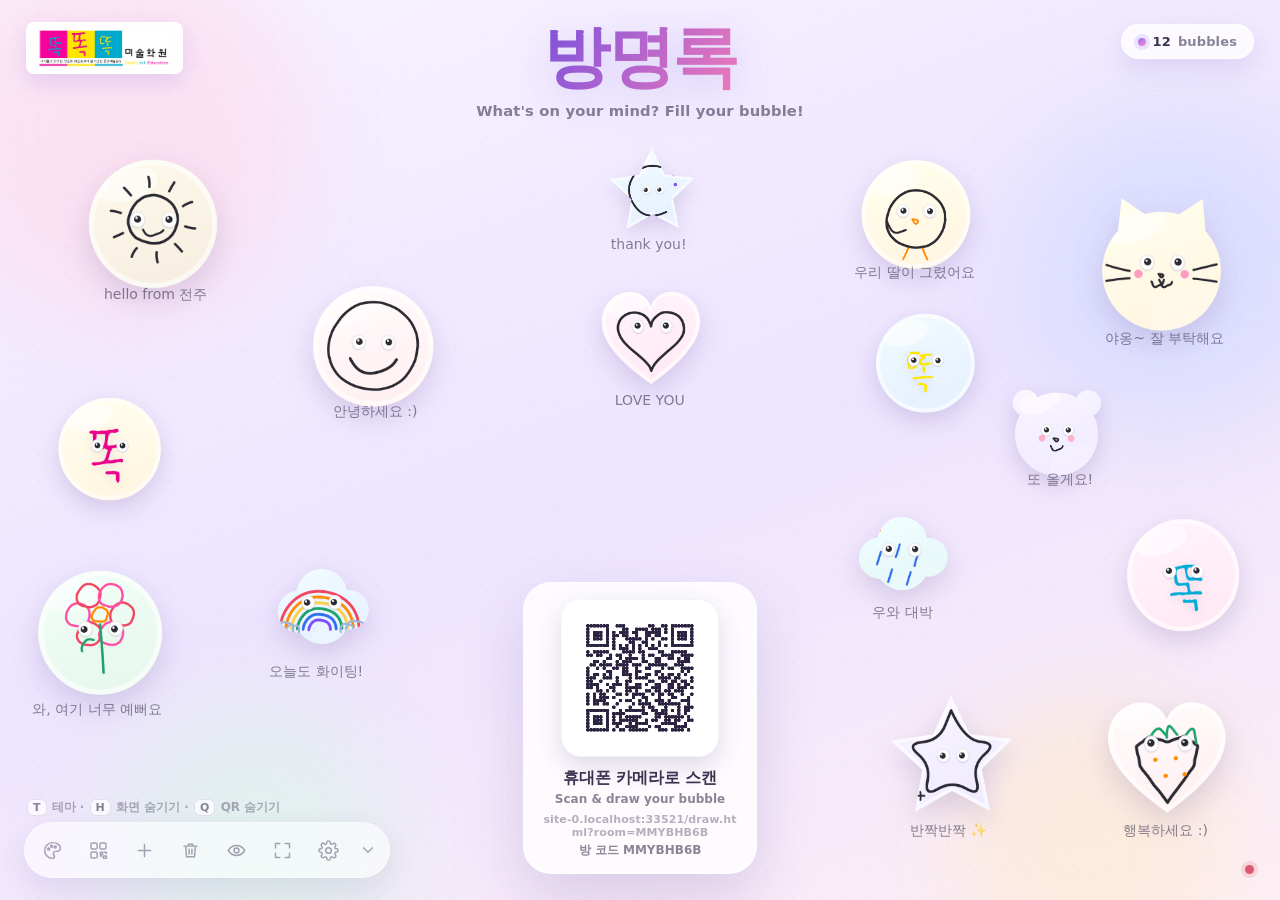
<file: index.html>
<!doctype html>
<html lang="ko" data-theme="lavender">
<head>
<meta charset="utf-8">
<meta name="viewport" content="width=device-width, initial-scale=1, viewport-fit=cover">
<meta name="theme-color" content="#EFE7FF">
<title>똑똑똑미술학원 — 방명록</title>
<link rel="icon" href="data:image/svg+xml,%3Csvg xmlns='http://www.w3.org/2000/svg' viewBox='0 0 64 64'%3E%3Ccircle cx='32' cy='32' r='28' fill='%23FFD9E8'/%3E%3Ccircle cx='24' cy='28' r='5' fill='%23332A44'/%3E%3Ccircle cx='40' cy='28' r='5' fill='%23332A44'/%3E%3Cpath d='M22 40c4 6 16 6 20 0' stroke='%23332A44' stroke-width='4' fill='none' stroke-linecap='round'/%3E%3C/svg%3E">
<link rel="stylesheet" href="css/base.css">
<link rel="stylesheet" href="css/display.css">
</head>
<body>
  <div class="bg" aria-hidden="true">
    <span class="orb orb-1"></span>
    <span class="orb orb-2"></span>
    <span class="orb orb-3"></span>
    <span class="orb orb-4"></span>
    <span class="grain"></span>
    <div class="xmas-scene" id="xmasScene" aria-hidden="true">
      <div class="snow-layer"></div>
      <div class="xmas-tree-wrap">
        <svg class="xmas-tree-svg" viewBox="0 0 800 920" preserveAspectRatio="xMidYMax meet">
          <defs>
            <radialGradient id="starHalo" cx="50%" cy="50%" r="50%">
              <stop offset="0%" stop-color="#FFF7B2" stop-opacity="0.95"/>
              <stop offset="45%" stop-color="#FFD43B" stop-opacity="0.45"/>
              <stop offset="100%" stop-color="#FFD43B" stop-opacity="0"/>
            </radialGradient>
            <linearGradient id="treeTier1" x1="0" y1="0" x2="0.2" y2="1">
              <stop offset="0%" stop-color="#2B8A57"/>
              <stop offset="100%" stop-color="#175636"/>
            </linearGradient>
            <linearGradient id="treeTier2" x1="0" y1="0" x2="0.2" y2="1">
              <stop offset="0%" stop-color="#237A4B"/>
              <stop offset="100%" stop-color="#12472C"/>
            </linearGradient>
            <linearGradient id="treeTier3" x1="0" y1="0" x2="0.2" y2="1">
              <stop offset="0%" stop-color="#1D6A40"/>
              <stop offset="100%" stop-color="#0E3822"/>
            </linearGradient>
            <linearGradient id="treeTier4" x1="0" y1="0" x2="0.2" y2="1">
              <stop offset="0%" stop-color="#185B36"/>
              <stop offset="100%" stop-color="#0A2B1A"/>
            </linearGradient>
            <linearGradient id="trunkGrad" x1="0" y1="0" x2="1" y2="0">
              <stop offset="0%" stop-color="#6B4226"/>
              <stop offset="50%" stop-color="#855433"/>
              <stop offset="100%" stop-color="#4E2E18"/>
            </linearGradient>
            <linearGradient id="goldStar" x1="0" y1="0" x2="1" y2="1">
              <stop offset="0%" stop-color="#FFF9C4"/>
              <stop offset="45%" stop-color="#FFD43B"/>
              <stop offset="100%" stop-color="#F59F00"/>
            </linearGradient>
          </defs>

          <!-- 바닥 눈언덕 -->
          <ellipse cx="400" cy="885" rx="340" ry="32" fill="rgba(255,255,255,0.16)"/>
          <ellipse cx="400" cy="880" rx="240" ry="22" fill="rgba(255,255,255,0.22)"/>

          <!-- 나무 기둥 및 받침 -->
          <rect x="352" y="750" width="96" height="125" rx="18" fill="url(#trunkGrad)"/>
          <path d="M324 855 H476 L462 895 H338 Z" fill="#A62639" opacity="0.9"/>
          <rect x="318" y="846" width="164" height="16" rx="8" fill="#FFD43B"/>

          <!-- 4단(맨 아래) 솔잎 -->
          <path d="M400 450 L95 785 Q245 825 400 795 Q555 825 705 785 Z" fill="url(#treeTier4)"/>
          <!-- 3단 솔잎 -->
          <path d="M400 315 L145 630 Q272 668 400 640 Q528 668 655 630 Z" fill="url(#treeTier3)"/>
          <!-- 2단 솔잎 -->
          <path d="M400 200 L200 475 Q300 508 400 482 Q500 508 600 475 Z" fill="url(#treeTier2)"/>
          <!-- 1단(맨 위) 솔잎 -->
          <path d="M400 102 L255 330 Q328 356 400 335 Q472 356 545 330 Z" fill="url(#treeTier1)"/>

          <!-- 눈 덮인 가지 하이라이트 -->
          <path d="M262 328 Q330 350 400 332 Q470 350 538 328" fill="none" stroke="rgba(255,255,255,0.35)" stroke-width="7" stroke-linecap="round"/>
          <path d="M208 472 Q304 500 400 478 Q496 500 592 472" fill="none" stroke="rgba(255,255,255,0.32)" stroke-width="8" stroke-linecap="round"/>
          <path d="M154 626 Q276 660 400 634 Q524 660 646 626" fill="none" stroke="rgba(255,255,255,0.28)" stroke-width="9" stroke-linecap="round"/>
          <path d="M106 780 Q252 816 400 788 Q548 816 694 780" fill="none" stroke="rgba(255,255,255,0.25)" stroke-width="10" stroke-linecap="round"/>

          <!-- 황금 가랜드 줄 -->
          <path d="M295 270 Q400 335 515 285" fill="none" stroke="#FFD43B" stroke-width="3.5" stroke-dasharray="7 7" opacity="0.72"/>
          <path d="M235 415 Q400 505 565 435" fill="none" stroke="#FFD43B" stroke-width="4" stroke-dasharray="8 8" opacity="0.72"/>
          <path d="M180 565 Q400 675 625 585" fill="none" stroke="#FFD43B" stroke-width="4.5" stroke-dasharray="8 8" opacity="0.72"/>
          <path d="M130 720 Q400 835 670 735" fill="none" stroke="#FFD43B" stroke-width="5" stroke-dasharray="9 9" opacity="0.72"/>

          <!-- 반짝이는 꼬마전구 -->
          <g class="xmas-lights">
            <circle class="bulb b1" cx="350" cy="235" r="7" fill="#FFE066"/>
            <circle class="bulb b2" cx="445" cy="255" r="7" fill="#FF6B6B"/>
            <circle class="bulb b3" cx="310" cy="375" r="8" fill="#74C0FC"/>
            <circle class="bulb b1" cx="415" cy="400" r="8" fill="#FFE066"/>
            <circle class="bulb b2" cx="505" cy="385" r="8" fill="#FF8787"/>
            <circle class="bulb b3" cx="250" cy="525" r="8.5" fill="#FFE066"/>
            <circle class="bulb b1" cx="365" cy="555" r="8.5" fill="#63E6BE"/>
            <circle class="bulb b2" cx="470" cy="540" r="8.5" fill="#FF6B6B"/>
            <circle class="bulb b3" cx="565" cy="565" r="8.5" fill="#FFE066"/>
            <circle class="bulb b1" cx="195" cy="695" r="9" fill="#FF8787"/>
            <circle class="bulb b2" cx="315" cy="725" r="9" fill="#FFE066"/>
            <circle class="bulb b3" cx="430" cy="710" r="9" fill="#74C0FC"/>
            <circle class="bulb b1" cx="545" cy="735" r="9" fill="#63E6BE"/>
            <circle class="bulb b2" cx="630" cy="705" r="9" fill="#FFE066"/>
          </g>

          <!-- 꼭대기 베들레헴 황금 별 -->
          <circle cx="400" cy="86" r="74" fill="url(#starHalo)" class="star-halo"/>
          <polygon class="tree-star" points="400,24 417,64 460,68 427,96 437,138 400,115 363,138 373,96 340,68 383,64" fill="url(#goldStar)" stroke="#FFF9DB" stroke-width="3" stroke-linejoin="round"/>
        </svg>
      </div>
    </div>

    <!-- 별빛 크리스마스 트리 (퍼플 스파클 나선 트리 + Merry Christmas) -->
    <div class="starlight-scene" id="starlightScene" aria-hidden="true">
      <div class="snow-layer"></div>
      <div class="starlight-tree-wrap">
        <canvas id="starlightCanvas" width="900" height="1020"></canvas>
      </div>
    </div>
  </div>

  <div class="brand-badge" id="brandBadge">
    <img class="brand-logo" src="logo.png" alt="똑똑똑미술학원">
  </div>

  <header class="topbar" id="topbar">
    <h1 class="title" id="title">방명록</h1>
    <p class="subtitle" id="subtitle">What's on your mind? Fill your bubble!</p>
  </header>

  <main class="stage" id="stage" aria-live="polite"></main>

  <div class="spotlight" id="spotlight" aria-hidden="true"></div>

  <aside class="qr-panel" id="qrPanel">
    <div class="qr-card">
      <canvas id="qrCanvas" width="560" height="560" aria-label="모바일 그리기 페이지 QR 코드"></canvas>
      <span class="qr-glint" aria-hidden="true"></span>
    </div>
    <div class="qr-copy">
      <strong>휴대폰 카메라로 스캔</strong>
      <span>Scan &amp; draw your bubble</span>
      <em id="drawUrl">draw.html?room=…</em>
      <span class="qr-room">방 코드 <b id="roomCode">────────</b></span>
    </div>
  </aside>

  <div class="badge" id="countBadge"><span id="countNum">0</span> bubbles</div>
  <div class="hint" id="hint"><b>T</b> 테마 · <b>H</b> 화면 숨기기 · <b>Q</b> QR 숨기기</div>

  <!-- 터치 전용 버튼 (태블릿·스마트폰에서 단축키 대신 사용) -->
  <div class="touchbar" id="touchbar" role="toolbar" aria-label="화면 조작">
    <button class="tb" data-act="theme" title="테마 바꾸기" aria-label="테마 바꾸기">
      <svg viewBox="0 0 24 24" aria-hidden="true"><path d="M12 3a9 9 0 1 0 0 18 2.2 2.2 0 0 0 2.2-2.2c0-.6-.2-1.1-.6-1.5-.4-.4-.6-.9-.6-1.4A2.4 2.4 0 0 1 15.4 13H17a4 4 0 0 0 4-4c0-3.3-4-6-9-6Z"/><circle cx="7.6" cy="10.2" r="1.15"/><circle cx="11" cy="7" r="1.15"/><circle cx="15.2" cy="8" r="1.15"/></svg>
    </button>
    <button class="tb" data-act="qr" title="QR 코드 켜기/끄기" aria-label="QR 코드 켜기/끄기">
      <svg viewBox="0 0 24 24" aria-hidden="true"><rect x="3.4" y="3.4" width="7" height="7" rx="1.6"/><rect x="13.6" y="3.4" width="7" height="7" rx="1.6"/><rect x="3.4" y="13.6" width="7" height="7" rx="1.6"/><path d="M14 14h2.6v2.6H14zM18.4 14H21v1.4M14 18.4h1.4M17.6 18.4H21v2.6h-3.4z"/></svg>
    </button>
    <button class="tb" data-act="newroom" title="새 방 만들기" aria-label="새 방 만들기">
      <svg viewBox="0 0 24 24" aria-hidden="true"><path d="M12 5v14M5 12h14"/></svg>
    </button>
    <button class="tb" data-act="reset" title="방명록 비우기" aria-label="방명록 비우기">
      <svg viewBox="0 0 24 24" aria-hidden="true"><path d="M4.5 7h15M9.5 7V4.8h5V7M6.5 7l.9 12.2h9.2L17.5 7"/><path d="M10.4 10.6v5.4M13.6 10.6v5.4"/></svg>
    </button>
    <button class="tb" data-act="hide" title="화면 깔끔하게" aria-label="화면 깔끔하게">
      <svg viewBox="0 0 24 24" aria-hidden="true"><path d="M2.6 12S6 6.4 12 6.4 21.4 12 21.4 12 18 17.6 12 17.6 2.6 12 2.6 12Z"/><circle cx="12" cy="12" r="2.8"/></svg>
    </button>
    <button class="tb" data-act="fullscreen" title="전체화면 전환 (F)" aria-label="전체화면 전환">
      <svg viewBox="0 0 24 24" aria-hidden="true"><path d="M4 9V4h5M20 9V4h-5M4 15v5h5M20 15v5h-5"/></svg>
    </button>
    <button class="tb" data-act="settings" title="환경설정 (문자 크기·위치·QR 위치)" aria-label="환경설정">
      <svg viewBox="0 0 24 24" aria-hidden="true"><circle cx="12" cy="12" r="3.2"/><path d="M19.4 15a1.65 1.65 0 0 0 .33 1.82l.06.06a2 2 0 1 1-2.83 2.83l-.06-.06a1.65 1.65 0 0 0-1.82-.33 1.65 1.65 0 0 0-1 1.51V21a2 2 0 1 1-4 0v-.09A1.65 1.65 0 0 0 9 19.4a1.65 1.65 0 0 0-1.82.33l-.06.06a2 2 0 1 1-2.83-2.83l.06-.06a1.65 1.65 0 0 0 .33-1.82 1.65 1.65 0 0 0-1.51-1H3a2 2 0 1 1 0-4h.09A1.65 1.65 0 0 0 4.6 9a1.65 1.65 0 0 0-.33-1.82l-.06-.06a2 2 0 1 1 2.83-2.83l.06.06a1.65 1.65 0 0 0 1.82.33H9a1.65 1.65 0 0 0 1-1.51V3a2 2 0 1 1 4 0v.09a1.65 1.65 0 0 0 1 1.51 1.65 1.65 0 0 0 1.82-.33l.06-.06a2 2 0 1 1 2.83 2.83l-.06.06a1.65 1.65 0 0 0-.33 1.82V9a1.65 1.65 0 0 0 1.51 1H21a2 2 0 1 1 0 4h-.09a1.65 1.65 0 0 0-1.51 1Z"/></svg>
    </button>
    <button class="tb fold" data-act="fold" title="버튼 접기" aria-label="버튼 접기">
      <svg viewBox="0 0 24 24" aria-hidden="true"><path d="M6 9l6 6 6-6"/></svg>
    </button>
  </div>
  <button class="touch-show" id="touchShow" title="버튼 펼치기" aria-label="버튼 펼치기">⋯</button>

  <!-- 빠른 환경설정 패널 (미디어월 화면에서 바로 조작) -->
  <aside class="quick-settings hidden" id="quickSettings" aria-label="환경설정">
    <div class="qs-head">
      <strong>⚙️ 환경설정</strong>
      <button class="qs-close" id="qsClose" type="button" aria-label="닫기">✕</button>
    </div>
    <label class="qs-row">
      <span>테마</span>
      <select id="qsTheme">
        <option value="lavender">라벤더 (기본)</option>
        <option value="cream">크림 화이트</option>
        <option value="night">나이트 다크</option>
        <option value="christmas">🎄 크리스마스 트리 (그린)</option>
        <option value="starlight">✨ 별빛 크리스마스 트리 (퍼플)</option>
      </select>
    </label>
    <label class="qs-row">
      <span>문자 크기 <b id="qsFontVal">100%</b></span>
      <input type="range" id="qsFontScale" min="10" max="200" step="5" value="100">
    </label>
    <label class="qs-row">
      <span>문자 위치</span>
      <select id="qsTitlePos">
        <option value="top-center">상단 가운데 (기본)</option>
        <option value="top-left">왼쪽 위</option>
        <option value="top-right">오른쪽 위</option>
        <option value="bottom-center">하단 가운데</option>
        <option value="bottom-left">왼쪽 아래</option>
        <option value="bottom-right">오른쪽 아래</option>
        <option value="center">화면 정중앙</option>
      </select>
    </label>
    <label class="qs-row">
      <span>QR 위치</span>
      <select id="qsQrPos">
        <option value="bottom">하단 가운데</option>
        <option value="corner">오른쪽 아래</option>
        <option value="bottom-left">왼쪽 아래</option>
        <option value="top-right">오른쪽 위</option>
        <option value="top-left">왼쪽 위</option>
      </select>
    </label>
    <label class="qs-row switch">
      <span>QR 코드 표시</span>
      <input type="checkbox" id="qsQrVis" checked>
    </label>
    <div class="qs-foot">
      <a href="admin.html" target="_blank" rel="noopener" class="qs-link">전체 관리자 페이지 열기 ↗</a>
    </div>
  </aside>

  <div class="toast" id="toast" role="status" aria-live="polite"></div>
  <div class="conn" id="conn" title="실시간 연결 상태"></div>

  <script src="vendor/qrcode.js"></script>
  <script src="js/shapes.js"></script>
  <script src="js/relay.js"></script>
  <script src="js/seed-data.js"></script>
  <script src="js/display.js"></script>
</body>
</html>
</file>
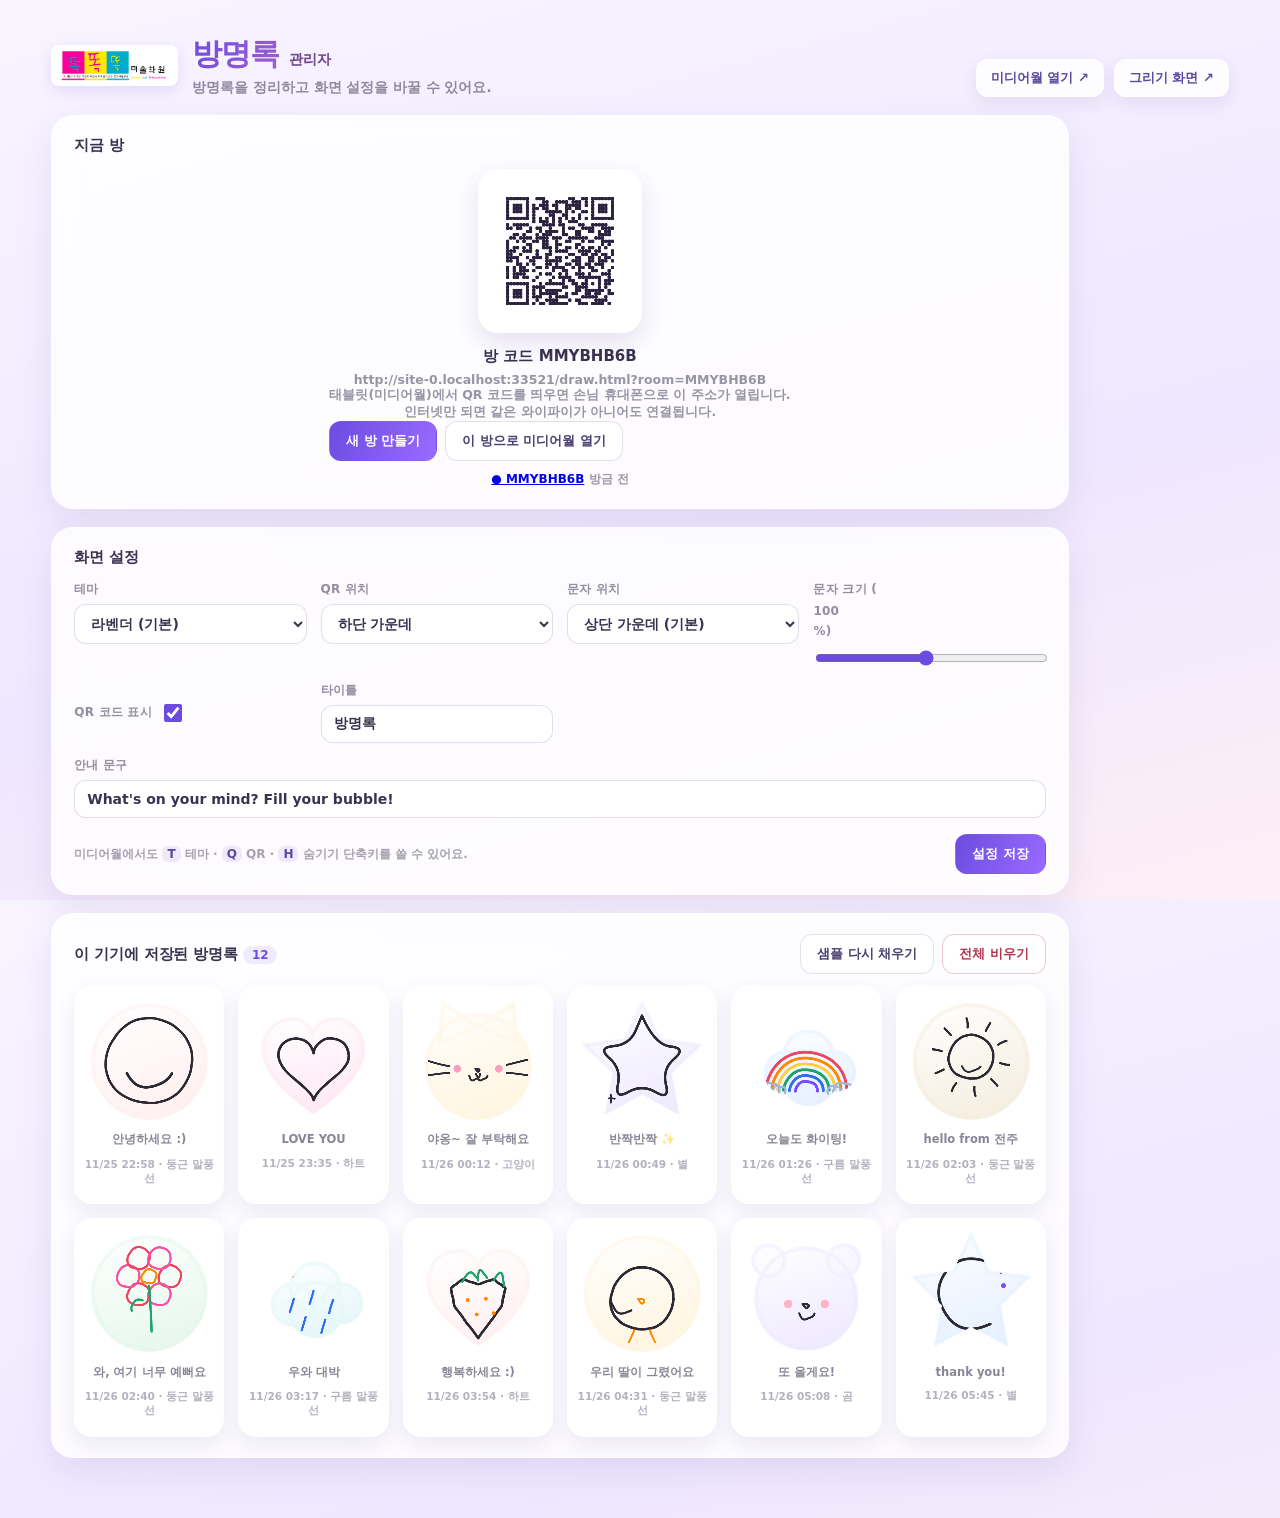
<file: admin.html>
<!doctype html>
<html lang="ko" data-theme="lavender">
<head>
<meta charset="utf-8">
<meta name="viewport" content="width=device-width, initial-scale=1">
<title>똑똑똑미술학원 방명록 — 관리자</title>
<link rel="icon" href="data:image/svg+xml,%3Csvg xmlns='http://www.w3.org/2000/svg' viewBox='0 0 64 64'%3E%3Crect x='6' y='6' width='52' height='52' rx='14' fill='%236C4CE0'/%3E%3C/svg%3E">
<link rel="stylesheet" href="css/base.css">
<link rel="stylesheet" href="css/admin.css">
</head>
<body class="admin">
  <header class="a-head">
    <div class="a-brand">
      <img class="a-logo" src="logo.png" alt="똑똑똑미술학원">
      <div>
        <h1>방명록 <span>관리자</span></h1>
        <p>방명록을 정리하고 화면 설정을 바꿀 수 있어요.</p>
      </div>
    </div>
    <nav class="a-links">
      <a href="index.html" target="_blank" rel="noopener">미디어월 열기 ↗</a>
      <a href="draw.html" target="_blank" rel="noopener">그리기 화면 ↗</a>
    </nav>
  </header>

  <main class="a-main">
    <section class="panel">
      <h2>지금 방</h2>
      <div class="qrrow">
        <div class="qrbox"><canvas id="qrCanvas" width="440" height="440"></canvas></div>
        <div class="qrmeta">
          <p class="big">방 코드 <b id="roomText">────────</b></p>
          <p class="small" id="drawUrlText">draw.html?room=…</p>
          <p class="small">태블릿(미디어월)에서 QR 코드를 띄우면 손님 휴대폰으로 이 주소가 열립니다.<br>인터넷만 되면 같은 와이파이가 아니어도 연결됩니다.</p>
          <div class="list-actions">
            <button class="btn primary" id="newRoomBtn">새 방 만들기</button>
            <button class="btn" id="openRoomBtn">이 방으로 미디어월 열기</button>
          </div>
          <ul id="roomList"></ul>
        </div>
      </div>
    </section>

    <section class="panel">
      <h2>화면 설정</h2>
      <div class="grid">
        <label>테마
          <select id="themeSel">
            <option value="lavender">라벤더 (기본)</option>
            <option value="cream">크림 화이트</option>
            <option value="night">나이트 다크</option>
            <option value="christmas">🎄 크리스마스 트리 (그린)</option>
            <option value="starlight">✨ 별빛 크리스마스 트리 (퍼플)</option>
          </select>
        </label>
        <label>QR 위치
          <select id="qrPosSel">
            <option value="bottom">하단 가운데</option>
            <option value="corner">오른쪽 아래</option>
            <option value="bottom-left">왼쪽 아래</option>
            <option value="top-right">오른쪽 위</option>
            <option value="top-left">왼쪽 위</option>
          </select>
        </label>
        <label>문자 위치
          <select id="titlePosSel">
            <option value="top-center">상단 가운데 (기본)</option>
            <option value="top-left">왼쪽 위</option>
            <option value="top-right">오른쪽 위</option>
            <option value="bottom-center">하단 가운데</option>
            <option value="bottom-left">왼쪽 아래</option>
            <option value="bottom-right">오른쪽 아래</option>
            <option value="center">화면 정중앙</option>
          </select>
        </label>
        <label>문자 크기 (<span id="fontScaleVal">100</span>%)
          <input type="range" id="fontScaleInp" min="10" max="200" step="5" value="100">
        </label>
        <label class="switch">QR 코드 표시
          <input type="checkbox" id="qrVisChk" checked>
        </label>
        <label>타이틀
          <input type="text" id="titleInp" maxlength="40" placeholder="방명록">
        </label>
        <label class="wide">안내 문구
          <input type="text" id="subtitleInp" maxlength="90" placeholder="What's on your mind? Fill your bubble!">
        </label>
      </div>
      <div class="panel-foot">
        <span class="hintline">미디어월에서도 <b>T</b> 테마 · <b>Q</b> QR · <b>H</b> 숨기기 단축키를 쓸 수 있어요.</span>
        <button class="btn primary" id="saveSettings">설정 저장</button>
      </div>
    </section>

    <section class="panel">
      <div class="list-head">
        <h2>이 기기에 저장된 방명록 <span class="count" id="countText">0</span></h2>
        <div class="list-actions">
          <button class="btn" id="reseedBtn">샘플 다시 채우기</button>
          <button class="btn danger" id="resetBtn">전체 비우기</button>
        </div>
      </div>
      <div class="cards" id="cardList"></div>
      <p class="empty" id="emptyMsg" hidden>아직 방명록이 없어요. 휴대폰으로 첫 그림을 그려 보세요!</p>
    </section>
  </main>

  <div class="toast" id="toast"></div>

  <script src="vendor/qrcode.js"></script>
  <script src="js/shapes.js"></script>
  <script src="js/relay.js"></script>
  <script src="js/seed-data.js"></script>
  <script src="js/admin.js"></script>
</body>
</html>
</file>
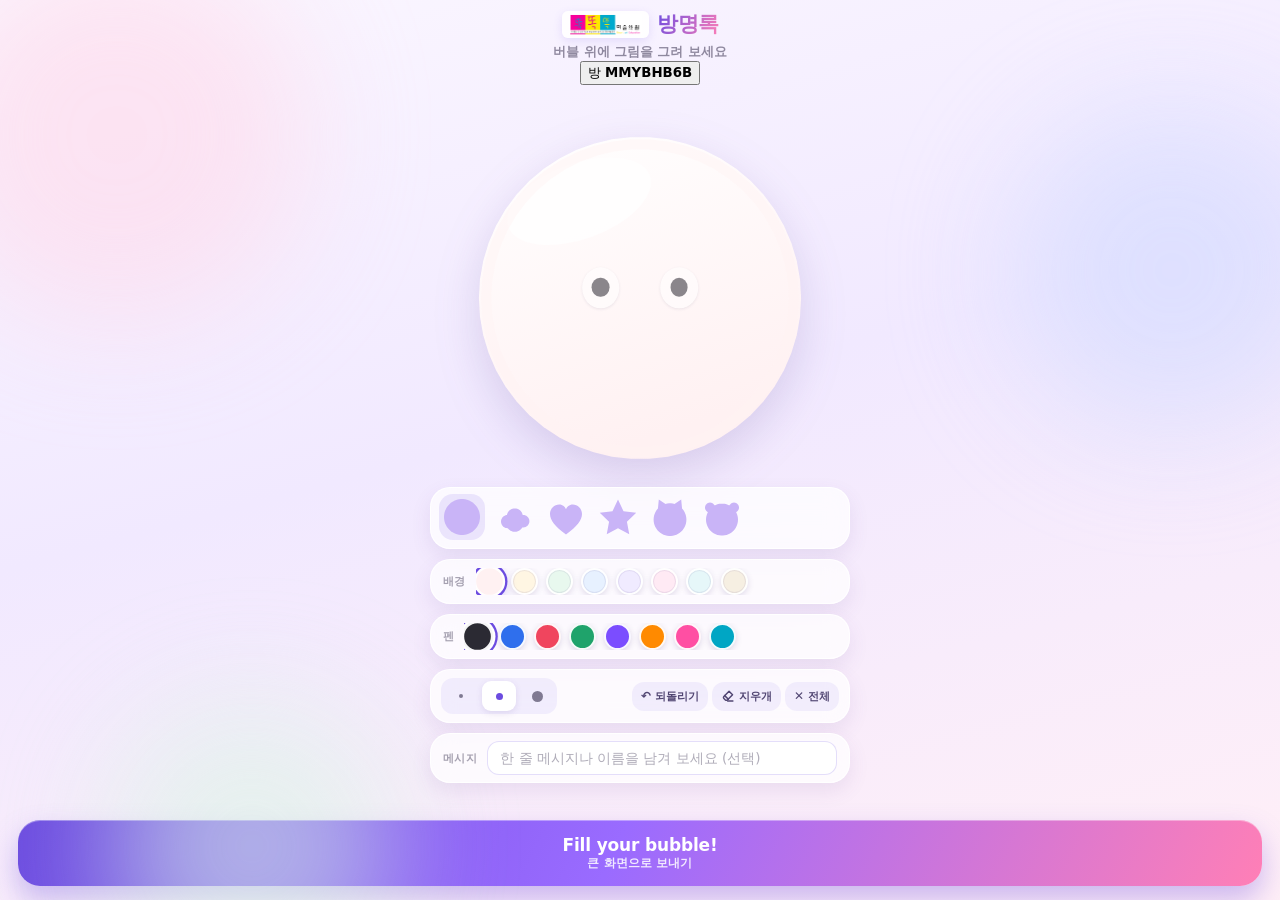
<file: draw.html>
<!doctype html>
<html lang="ko">
<head>
<meta charset="utf-8">
<meta name="viewport" content="width=device-width, initial-scale=1, maximum-scale=1, user-scalable=no, viewport-fit=cover">
<meta name="theme-color" content="#F3ECFF">
<title>똑똑똑미술학원 — 방명록 그리기</title>
<link rel="icon" href="data:image/svg+xml,%3Csvg xmlns='http://www.w3.org/2000/svg' viewBox='0 0 64 64'%3E%3Ccircle cx='32' cy='32' r='28' fill='%23FFD9E8'/%3E%3Ccircle cx='24' cy='28' r='5' fill='%23332A44'/%3E%3Ccircle cx='40' cy='28' r='5' fill='%23332A44'/%3E%3Cpath d='M22 40c4 6 16 6 20 0' stroke='%23332A44' stroke-width='4' fill='none' stroke-linecap='round'/%3E%3C/svg%3E">
<link rel="stylesheet" href="css/base.css">
<link rel="stylesheet" href="css/draw.css">
</head>
<body class="paper">
  <div class="bg" aria-hidden="true">
    <span class="orb orb-1"></span>
    <span class="orb orb-2"></span>
    <span class="orb orb-3"></span>
  </div>

  <header class="d-head">
    <div class="d-brand-wrap">
      <img class="d-logo" src="logo.png" alt="똑똑똑미술학원">
      <div class="d-brand">방명록</div>
    </div>
    <p class="d-lead">버블 위에 그림을 그려 보세요</p>
    <button class="d-room" id="roomChip" title="방 코드 바꾸기">
      <i id="roomDot"></i> 방 <b id="roomLabel">────────</b>
    </button>
  </header>

  <main class="d-main">
    <div class="stage-wrap">
      <div class="canvas-frame" id="frame">
        <svg class="shape-bg" id="shapeBg" viewBox="0 0 200 200" aria-hidden="true"></svg>
        <canvas id="art" width="400" height="400"></canvas>
        <div class="eyes-preview" id="eyesPreview"></div>
      </div>
    </div>

    <nav class="tool shapes-row" id="shapeRow" aria-label="도안 선택"></nav>

    <div class="tool colors-row">
      <span class="tool-label">배경</span>
      <div class="swatches" id="bgRow"></div>
    </div>

    <div class="tool inks-row">
      <span class="tool-label">펜</span>
      <div class="swatches ink" id="inkRow"></div>
    </div>

    <div class="tool bottom-row">
      <div class="sizes" id="sizeRow" role="group" aria-label="펜 굵기">
        <button class="size-btn" data-size="3" aria-label="얇게"><i style="width:4px;height:4px"></i></button>
        <button class="size-btn is-on" data-size="5.5" aria-label="보통"><i style="width:7px;height:7px"></i></button>
        <button class="size-btn" data-size="9" aria-label="굵게"><i style="width:11px;height:11px"></i></button>
      </div>
      <div class="acts">
        <button class="act" id="undoBtn" aria-label="되돌리기">↶ <span>되돌리기</span></button>
        <button class="act" id="eraserBtn" aria-label="지우개"><svg width="14" height="14" viewBox="0 0 16 16" fill="none" stroke="currentColor" stroke-width="1.7" stroke-linecap="round" stroke-linejoin="round"><path d="M9.2 2.6 3.3 8.5a1.6 1.6 0 0 0 0 2.3l1.7 1.7a1.6 1.6 0 0 0 2.3 0l5.9-5.9z"/><path d="M4.2 7.6l4.2 4.2"/><path d="M7.6 13.6h6"/></svg> <span>지우개</span></button>
        <button class="act" id="clearBtn" aria-label="전체 지우기">✕ <span>전체</span></button>
      </div>
    </div>

    <div class="tool caption-row">
      <label class="tool-label" for="captionInp">메시지</label>
      <input type="text" id="captionInp" class="caption-inp" maxlength="60" placeholder="한 줄 메시지나 이름을 남겨 보세요 (선택)" autocomplete="off">
    </div>
  </main>

  <footer class="d-foot">
    <button class="send" id="sendBtn">
      <span class="send-main">Fill your bubble!</span>
      <span class="send-sub">큰 화면으로 보내기</span>
    </button>
  </footer>

  <div class="overlay" id="doneOverlay" aria-hidden="true">
    <div class="done-card">
      <div class="done-emoji">🎉</div>
      <h2>보냈어요!</h2>
      <p>큰 화면의 방명록에<br>당신의 버블이 나타났어요.</p>
      <button class="again" id="againBtn">하나 더 그리기</button>
    </div>
  </div>

  <div class="overlay" id="errorOverlay" aria-hidden="true">
    <div class="done-card">
      <div class="done-emoji">😢</div>
      <h2>보내지 못했어요</h2>
      <p id="errorText">잠시 후 다시 시도해 주세요.</p>
      <button class="again" id="retryBtn">다시 보내기</button>
    </div>
  </div>

  <!-- 방 코드 입력 (QR 없이 주소만 열었을 때) -->
  <div class="overlay" id="joinOverlay" aria-hidden="true">
    <div class="done-card">
      <div class="done-emoji">🔑</div>
      <h2>방 코드를 입력해 주세요</h2>
      <p>큰 화면 아래에 적힌<br>방 코드를 넣으면 연결됩니다.</p>
      <input class="join-input" id="joinInput" maxlength="12" autocomplete="off" autocapitalize="characters" spellcheck="false" placeholder="예: K7M2PQXH">
      <button class="again" id="joinBtn">이 방으로 그리기</button>
      <p class="join-note" id="joinNote"></p>
    </div>
  </div>

  <div class="sending" id="sending" aria-hidden="true"><span></span>보내는 중…</div>

  <script src="js/shapes.js"></script>
  <script src="js/relay.js"></script>
  <script src="js/draw.js"></script>
</body>
</html>
</file>
<file: css/base.css>
/* =====================================================================
 * DRAW IT — 공통 스타일 (테마 변수 · 폰트 · 리셋)
 * ===================================================================== */
:root {
  --font-ui: "Pretendard", "Apple SD Gothic Neo", "Noto Sans CJK KR", "Malgun Gothic",
             system-ui, -apple-system, "Segoe UI", Roboto, sans-serif;
  --font-hand: "Bradley Hand", "Segoe Script", "Nanum Pen Script", "Comic Sans MS",
               "Apple SD Gothic Neo", var(--font-ui);
  --radius-lg: 28px;
  --radius-md: 18px;

  /* lavender (기본) */
  --bg-a: #F8F4FF;
  --bg-b: #EDE4FF;
  --bg-c: #FDEFF6;
  --ink: #3A3350;
  --ink-soft: rgba(58, 51, 80, .60);
  --ink-faint: rgba(58, 51, 80, .38);
  --title-a: #6C4CE0;
  --title-b: #FF7FB6;
  --panel-bg: rgba(255, 255, 255, .82);
  --panel-ink: #3A3350;
  --panel-line: rgba(255, 255, 255, .75);
  --panel-shadow: 0 26px 60px rgba(90, 66, 150, .18);
  --badge-bg: rgba(255, 255, 255, .78);
  --card-shadow: rgba(84, 62, 132, .18);
  --orb-1: #FFD6E8;
  --orb-2: #CFD9FF;
  --orb-3: #D8F5E4;
  --orb-4: #FFE9C9;
  --orb-opacity: .55;
  --vignette: rgba(255, 255, 255, .0);
}

[data-theme="cream"] {
  --bg-a: #FFFCF5;
  --bg-b: #FBF0DE;
  --bg-c: #F7F3E8;
  --ink: #453A2C;
  --ink-soft: rgba(69, 58, 44, .62);
  --ink-faint: rgba(69, 58, 44, .40);
  --title-a: #C8892F;
  --title-b: #E96E8A;
  --panel-bg: rgba(255, 253, 247, .86);
  --panel-ink: #453A2C;
  --panel-line: rgba(255, 255, 255, .85);
  --panel-shadow: 0 26px 60px rgba(140, 110, 70, .16);
  --badge-bg: rgba(255, 253, 247, .82);
  --card-shadow: rgba(140, 110, 70, .16);
  --orb-1: #FFE2C7;
  --orb-2: #F6D7E0;
  --orb-3: #E7EFD4;
  --orb-4: #FFEFD2;
  --orb-opacity: .5;
}

[data-theme="night"] {
  --bg-a: #191426;
  --bg-b: #241B3A;
  --bg-c: #151021;
  --ink: #F3EEFF;
  --ink-soft: rgba(238, 232, 255, .70);
  --ink-faint: rgba(238, 232, 255, .45);
  --title-a: #C3B0FF;
  --title-b: #FF9EC8;
  --panel-bg: rgba(40, 32, 60, .74);
  --panel-ink: #F3EEFF;
  --panel-line: rgba(255, 255, 255, .14);
  --panel-shadow: 0 26px 70px rgba(0, 0, 0, .55);
  --badge-bg: rgba(48, 38, 72, .72);
  --card-shadow: rgba(0, 0, 0, .55);
  --orb-1: #4A2E6B;
  --orb-2: #26325E;
  --orb-3: #1E4A48;
  --orb-4: #5A3A4A;
  --orb-opacity: .55;
}

[data-theme="christmas"] {
  --bg-a: #0A1D17;
  --bg-b: #102B22;
  --bg-c: #1B1220;
  --ink: #FFFDF7;
  --ink-soft: rgba(255, 248, 230, .78);
  --ink-faint: rgba(255, 248, 230, .50);
  --title-a: #FFE066;
  --title-b: #FF6B7A;
  --panel-bg: rgba(18, 42, 33, .82);
  --panel-ink: #FFFDF7;
  --panel-line: rgba(255, 224, 102, .28);
  --panel-shadow: 0 26px 70px rgba(0, 0, 0, .62);
  --badge-bg: rgba(24, 52, 40, .82);
  --card-shadow: rgba(0, 0, 0, .52);
  --orb-1: #7A1C2A;
  --orb-2: #145A3A;
  --orb-3: #7A5A18;
  --orb-4: #24476B;
  --orb-opacity: .45;
}

[data-theme="starlight"] {
  --bg-a: #150821;
  --bg-b: #230F38;
  --bg-c: #0F051A;
  --ink: #FDF7FF;
  --ink-soft: rgba(250, 230, 255, .82);
  --ink-faint: rgba(240, 210, 255, .52);
  --title-a: #FFE8FF;
  --title-b: #E599F7;
  --panel-bg: rgba(36, 16, 56, .82);
  --panel-ink: #FDF7FF;
  --panel-line: rgba(235, 180, 255, .32);
  --panel-shadow: 0 26px 70px rgba(8, 2, 18, .75);
  --badge-bg: rgba(46, 20, 72, .82);
  --card-shadow: rgba(10, 2, 24, .62);
  --orb-1: #5A1E7A;
  --orb-2: #3B1258;
  --orb-3: #7A2878;
  --orb-4: #280B40;
  --orb-opacity: .48;
}

* { box-sizing: border-box; }

html, body {
  margin: 0;
  padding: 0;
  height: 100%;
  font-family: var(--font-ui);
  color: var(--ink);
  -webkit-font-smoothing: antialiased;
  text-rendering: optimizeLegibility;
}

body {
  background: linear-gradient(160deg, var(--bg-a) 0%, var(--bg-b) 52%, var(--bg-c) 100%);
  overflow: hidden;
  transition: background 520ms ease, color 320ms ease;
}

button { font-family: inherit; }

.bg { position: fixed; inset: 0; pointer-events: none; overflow: hidden; z-index: 0; }

.orb {
  position: absolute;
  border-radius: 50%;
  filter: blur(48px);
  opacity: var(--orb-opacity);
  transition: background 600ms ease;
  animation: orbFloat 18s ease-in-out infinite;
}
.orb-1 { width: 42vmin; height: 42vmin; left: -8vmin; top: -6vmin;  background: var(--orb-1); animation-duration: 22s; }
.orb-2 { width: 36vmin; height: 36vmin; right: -6vmin; top: 12vmin;  background: var(--orb-2); animation-duration: 26s; animation-delay: -4s; }
.orb-3 { width: 32vmin; height: 32vmin; left: 12vmin; bottom: -10vmin; background: var(--orb-3); animation-duration: 24s; animation-delay: -9s; }
.orb-4 { width: 30vmin; height: 30vmin; right: 6vmin; bottom: -8vmin; background: var(--orb-4); animation-duration: 20s; animation-delay: -13s; }

@keyframes orbFloat {
  0%, 100% { transform: translate3d(0, 0, 0) scale(1); }
  50% { transform: translate3d(2.2vmin, -2.6vmin, 0) scale(1.06); }
}

.grain {
  position: absolute;
  inset: 0;
  opacity: .35;
  background-image: radial-gradient(rgba(120, 100, 160, .10) 1px, transparent 1px);
  background-size: 26px 26px;
  mix-blend-mode: multiply;
}
[data-theme="night"] .grain,
[data-theme="christmas"] .grain,
[data-theme="starlight"] .grain { mix-blend-mode: screen; opacity: .14; }
</file>
<file: css/display.css>
/* =====================================================================
 * DRAW IT — 메인 미디어월
 * ===================================================================== */

.stage {
  position: fixed;
  inset: 0;
  z-index: 2;
}

/* ---------------------------------------------------------------- 상단 & 왼쪽 위 마크 */
.brand-badge {
  position: fixed;
  top: 22px;
  left: 26px;
  z-index: 8;
  display: inline-flex;
  align-items: center;
  justify-content: center;
  padding: 6px 10px;
  border-radius: 8px;
  background: rgba(255, 255, 255, .94);
  border: 1px solid rgba(255, 255, 255, .98);
  box-shadow: 0 8px 22px rgba(108, 76, 224, .16);
  pointer-events: none;
  transition: opacity 420ms ease, transform 420ms ease;
}

body.ui-hidden .brand-badge {
  opacity: 0;
  transform: translateY(-12px);
}

.brand-logo {
  height: clamp(27px, 3.0vw, 41px);
  width: auto;
  display: block;
  border-radius: 3px;
}

.topbar {
  position: fixed;
  top: 24px;
  left: 50%;
  transform: translateX(-50%);
  z-index: 6;
  padding: 0;
  text-align: center;
  pointer-events: none;
  max-width: 88vw;
  transition: opacity 420ms ease, transform 420ms ease, top 420ms ease, left 420ms ease, right 420ms ease, bottom 420ms ease;
}

.topbar.tpos-top-left {
  left: 26px;
  right: auto;
  top: 70px;
  bottom: auto;
  transform: none;
  text-align: left;
}

.topbar.tpos-top-right {
  left: auto;
  right: 26px;
  top: 70px;
  bottom: auto;
  transform: none;
  text-align: right;
}

.topbar.tpos-bottom-center {
  left: 50%;
  right: auto;
  top: auto;
  bottom: 26px;
  transform: translateX(-50%);
  text-align: center;
}

.topbar.tpos-bottom-left {
  left: 26px;
  right: auto;
  top: auto;
  bottom: 84px;
  transform: none;
  text-align: left;
}

.topbar.tpos-bottom-right {
  left: auto;
  right: 26px;
  top: auto;
  bottom: 84px;
  transform: none;
  text-align: right;
}

.topbar.tpos-center {
  left: 50%;
  right: auto;
  top: 50%;
  bottom: auto;
  transform: translate(-50%, -50%);
  text-align: center;
}

body.ui-hidden .topbar {
  opacity: 0;
}

.title {
  margin: 0;
  font-size: calc(clamp(38px, 5.2vw, 84px) * var(--font-scale, 1));
  font-weight: 900;
  letter-spacing: -.035em;
  line-height: 1.02;
  background: linear-gradient(120deg, var(--title-a) 8%, var(--title-b) 92%);
  -webkit-background-clip: text;
  background-clip: text;
  color: transparent;
  filter: drop-shadow(0 10px 22px rgba(108, 76, 224, .22));
}

.title-dot {
  margin-left: .06em;
}

.subtitle {
  margin: 10px 0 0;
  font-size: calc(clamp(13px, 1.15vw, 20px) * var(--font-scale, 1));
  font-weight: 600;
  letter-spacing: .01em;
  color: var(--ink-soft);
}

/* ---------------------------------------------------------------- 카드 */
.card {
  position: absolute;
  left: 0;
  top: 0;
  width: 200px;
  height: 200px;
  transition: left 1180ms cubic-bezier(.22, 1, .36, 1), top 1180ms cubic-bezier(.22, 1, .36, 1),
    opacity 520ms ease, transform 520ms ease;
  will-change: left, top;
}

.card.no-anim {
  transition: none !important;
}

body.presenting .card:not(.is-spotlight) {
  opacity: .75;
}

body.presenting .card {
  transition: left 1180ms cubic-bezier(.22, 1, .36, 1), top 1180ms cubic-bezier(.22, 1, .36, 1),
    opacity 620ms ease, transform 520ms ease;
}

.card.fade-out {
  opacity: 0;
  transform: scale(.88);
}

.card .inner {
  position: absolute;
  left: 50%;
  top: 50%;
  width: 200px;
  height: 200px;
  margin: -100px 0 0 -100px;
  transform-origin: 50% 50%;
  will-change: transform;
}

.card svg.shape {
  position: absolute;
  inset: 0;
  width: 200px;
  height: 200px;
  overflow: visible;
  filter: drop-shadow(0 16px 20px var(--card-shadow));
  pointer-events: none;
}

.card canvas.art {
  position: absolute;
  inset: 0;
  width: 200px;
  height: 200px;
  pointer-events: none;
}

.card .caption {
  position: absolute;
  left: 50%;
  top: 100%;
  width: 220px;
  margin-top: -6px;
  transform: translateX(-50%);
  text-align: center;
  font-family: var(--font-hand);
  font-size: calc(14px * var(--font-scale, 1));
  line-height: 1.22;
  color: var(--ink-soft);
  white-space: nowrap;
  overflow: hidden;
  text-overflow: ellipsis;
  pointer-events: none;
  z-index: 2;
  transition: opacity 400ms ease;
}

.card.is-spotlight .caption {
  opacity: 0;
}

/* ---------------------------------------------- 동그란 '똑' 마스코트 버블 */
.card.is-mascot {
  pointer-events: none;
}

.card .mascot-art {
  position: absolute;
  left: 50%;
  top: 56%;
  width: 54%;
  height: 54%;
  transform: translate(-50%, -50%);
  object-fit: contain;
  pointer-events: none;
  filter: drop-shadow(0 4px 8px rgba(60, 40, 100, .14));
}

/* 눈 */
.card .eyes {
  position: absolute;
  inset: 0;
  pointer-events: none;
}

.eye {
  position: absolute;
  width: 0;
  height: 0;
}

.eye-white {
  position: absolute;
  left: -10.5px;
  top: -11.5px;
  width: 21px;
  height: 23px;
  border-radius: 50%;
  background: #fff;
  box-shadow: 0 1px 2px rgba(60, 50, 90, .20), inset 0 0 0 1.5px rgba(60, 50, 90, .09);
  transform-origin: 50% 50%;
  animation: blink 7.2s infinite;
}

.pupil {
  position: absolute;
  left: 0;
  top: 0;
  width: 0;
  height: 0;
  will-change: transform;
  animation: blinkPupil 7.2s infinite;
}

.pupil i {
  position: absolute;
  left: -5px;
  top: -5px;
  width: 10px;
  height: 10px;
  border-radius: 50%;
  background: #2B2A33;
}

.pupil i::after {
  content: "";
  position: absolute;
  left: 1.6px;
  top: 1.4px;
  width: 3.4px;
  height: 3.4px;
  border-radius: 50%;
  background: rgba(255, 255, 255, .92);
}

@keyframes blink {

  0%,
  90.5%,
  100% {
    transform: scaleY(1);
  }

  93.4% {
    transform: scaleY(.10);
  }
}

@keyframes blinkPupil {

  0%,
  91.6%,
  100% {
    opacity: 1;
  }

  93.4% {
    opacity: 0;
  }
}

/* 새 그림 스포트라이트 카드 */
.card.is-spotlight {
  z-index: 40;
}

.card.is-spotlight .inner {
  filter: drop-shadow(0 0 22px rgba(255, 255, 255, .95)) drop-shadow(0 24px 30px rgba(90, 60, 150, .28));
}

.card .halo {
  position: absolute;
  inset: -26px;
  border-radius: 50%;
  border: 2px solid rgba(255, 255, 255, .85);
  opacity: 0;
  pointer-events: none;
}

.card.is-spotlight .halo {
  animation: haloPulse 1.6s ease-out 2;
}

@keyframes haloPulse {
  0% {
    opacity: .85;
    transform: scale(.72);
  }

  70% {
    opacity: 0;
    transform: scale(1.22);
  }

  100% {
    opacity: 0;
    transform: scale(1.24);
  }
}

.card .sparkles {
  position: absolute;
  inset: 0;
  pointer-events: none;
}

.sparkle {
  position: absolute;
  left: 50%;
  top: 50%;
  width: 9px;
  height: 9px;
  margin: -4.5px 0 0 -4.5px;
  border-radius: 50%;
  background: radial-gradient(circle, #FFF6C9 0%, #FFA9CE 52%, rgba(255, 255, 255, 0) 74%);
  animation: sparkleFly 1650ms cubic-bezier(.2, .7, .3, 1) forwards;
}

.sparkle.star {
  border-radius: 0;
  background: linear-gradient(140deg, #FFD86B, #FF8FC0);
  clip-path: polygon(50% 0%, 61% 38%, 100% 50%, 61% 62%, 50% 100%, 39% 62%, 0% 50%, 39% 38%);
}

@keyframes sparkleFly {
  0% {
    transform: translate(0, 0) scale(.35) rotate(0deg);
    opacity: 0;
  }

  22% {
    opacity: 1;
  }

  100% {
    transform: translate(var(--dx), var(--dy)) scale(1.05) rotate(140deg);
    opacity: 0;
  }
}

/* ------------------------------------------------------------ 스포트라이트 */
.spotlight {
  position: fixed;
  z-index: 1;
  width: 760px;
  height: 760px;
  margin-left: -380px;
  margin-top: -380px;
  border-radius: 50%;
  pointer-events: none;
  opacity: 0;
  background: radial-gradient(circle,
      rgba(255, 255, 255, .98) 0%,
      rgba(255, 243, 252, .82) 24%,
      rgba(236, 214, 255, .48) 44%,
      rgba(255, 214, 240, .18) 60%,
      rgba(255, 255, 255, 0) 74%);
  transition: opacity 900ms ease;
  animation: spotlightBreath 3.6s ease-in-out infinite;
}

[data-theme="night"] .spotlight {
  background: radial-gradient(circle,
      rgba(180, 150, 255, .40) 0%,
      rgba(150, 110, 240, .22) 30%,
      rgba(120, 90, 220, .08) 52%,
      rgba(255, 255, 255, 0) 72%);
}

.spotlight.on {
  opacity: 1;
}

@keyframes spotlightBreath {

  0%,
  100% {
    transform: scale(1);
  }

  50% {
    transform: scale(1.06);
  }
}

/* ---------------------------------------------------------------- QR 패널 (세로형) */
.qr-panel {
  position: fixed;
  z-index: 8;
  left: 50%;
  bottom: 26px;
  transform: translateX(-50%);
  display: flex;
  flex-direction: column;
  align-items: center;
  text-align: center;
  gap: 11px;
  padding: 16px 18px 14px;
  border-radius: var(--radius-lg);
  background: var(--panel-bg);
  border: 1px solid var(--panel-line);
  box-shadow: var(--panel-shadow);
  -webkit-backdrop-filter: blur(18px) saturate(140%);
  backdrop-filter: blur(18px) saturate(140%);
  color: var(--panel-ink);
  transition: opacity 420ms ease, transform 420ms ease;
}

.qr-panel.corner,
.qr-panel.pos-corner {
  left: auto;
  right: 28px;
  top: auto;
  bottom: 28px;
  transform: none;
}

.qr-panel.pos-bottom-left {
  left: 28px;
  right: auto;
  top: auto;
  bottom: 84px;
  transform: none;
}

.qr-panel.pos-top-right {
  left: auto;
  right: 28px;
  top: 76px;
  bottom: auto;
  transform: none;
}

.qr-panel.pos-top-left {
  left: 28px;
  right: auto;
  top: 76px;
  bottom: auto;
  transform: none;
}

body.ui-hidden .qr-panel,
.qr-panel.hidden {
  opacity: 0;
  transform: translateX(-50%) translateY(26px);
  pointer-events: none;
}

.qr-panel.corner.hidden,
.qr-panel.pos-corner.hidden,
.qr-panel.pos-bottom-left.hidden,
.qr-panel.pos-top-right.hidden,
.qr-panel.pos-top-left.hidden {
  transform: translateY(26px);
}

.qr-card {
  position: relative;
  width: 158px;
  height: 158px;
  padding: 9px;
  border-radius: 20px;
  background: #fff;
  box-shadow: 0 10px 24px rgba(70, 50, 120, .16), inset 0 0 0 1px rgba(90, 70, 140, .07);
  overflow: hidden;
}

.qr-card canvas {
  display: block;
  width: 100%;
  height: 100%;
}

.qr-glint {
  position: absolute;
  top: -40%;
  left: -60%;
  width: 60%;
  height: 180%;
  background: linear-gradient(100deg, rgba(255, 255, 255, 0) 0%, rgba(255, 255, 255, .85) 50%, rgba(255, 255, 255, 0) 100%);
  transform: rotate(18deg);
  animation: glint 5.5s ease-in-out infinite;
  pointer-events: none;
}

@keyframes glint {

  0%,
  62% {
    left: -70%;
  }

  88%,
  100% {
    left: 130%;
  }
}

.qr-copy {
  display: flex;
  flex-direction: column;
  align-items: center;
  text-align: center;
  gap: 3px;
  max-width: 196px;
}

.qr-copy strong {
  font-size: 16px;
  font-weight: 800;
  letter-spacing: -.01em;
}

.qr-copy span {
  font-size: 12px;
  font-weight: 600;
  color: var(--ink-soft);
}

.qr-copy em {
  margin-top: 4px;
  font-style: normal;
  font-size: 11px;
  font-weight: 600;
  letter-spacing: .01em;
  color: var(--ink-faint);
  word-break: break-all;
}

/* ---------------------------------------------------------------- 배지 */
.badge {
  position: fixed;
  z-index: 8;
  top: 24px;
  right: 26px;
  display: inline-flex;
  align-items: center;
  gap: 7px;
  padding: 9px 16px;
  border-radius: 999px;
  background: var(--badge-bg);
  border: 1px solid var(--panel-line);
  box-shadow: 0 10px 26px rgba(90, 66, 150, .12);
  -webkit-backdrop-filter: blur(14px);
  backdrop-filter: blur(14px);
  font-size: 13px;
  font-weight: 800;
  letter-spacing: .01em;
  color: var(--ink-soft);
  transition: opacity 420ms ease;
}

.badge #countNum {
  color: var(--ink);
}

.badge::before {
  content: "";
  width: 8px;
  height: 8px;
  border-radius: 50%;
  background: linear-gradient(140deg, #8E6BFF, #FF8FC0);
  box-shadow: 0 0 0 4px rgba(142, 107, 255, .16);
}

.hint {
  position: fixed;
  z-index: 8;
  left: 26px;
  bottom: 22px;
  font-size: 12px;
  font-weight: 600;
  color: var(--ink-faint);
  transition: opacity 520ms ease;
}

.hint b {
  display: inline-block;
  min-width: 17px;
  padding: 1px 5px;
  margin: 0 1px;
  border-radius: 6px;
  background: rgba(255, 255, 255, .72);
  border: 1px solid rgba(120, 100, 170, .18);
  color: var(--ink-soft);
  text-align: center;
  font-size: 11px;
}

[data-theme="night"] .hint b {
  background: rgba(255, 255, 255, .10);
  border-color: rgba(255, 255, 255, .16);
}

body.ui-hidden .hint,
body.ui-hidden .badge {
  opacity: 0;
}

.conn {
  position: fixed;
  z-index: 8;
  right: 26px;
  bottom: 26px;
  width: 9px;
  height: 9px;
  border-radius: 50%;
  background: #43C08A;
  box-shadow: 0 0 0 4px rgba(67, 192, 138, .16);
  transition: background 300ms ease, box-shadow 300ms ease;
}

.conn.off {
  background: #E0576F;
  box-shadow: 0 0 0 4px rgba(224, 87, 111, .16);
}

/* ---------------------------------------------------------------- 토스트 */
.toast {
  position: fixed;
  z-index: 30;
  left: 26px;
  top: 92px;
  transform: translateY(-10px);
  padding: 10px 18px;
  border-radius: 999px;
  background: rgba(45, 34, 70, .86);
  color: #fff;
  font-size: 14px;
  font-weight: 700;
  letter-spacing: -.01em;
  opacity: 0;
  pointer-events: none;
  transition: opacity 260ms ease, transform 320ms cubic-bezier(.22, 1, .36, 1);
  box-shadow: 0 18px 40px rgba(40, 26, 70, .28);
}

.toast.show {
  opacity: 1;
  transform: translateY(0);
}

body.ui-hidden .toast {
  opacity: 0;
}

/* --------------------------------------------------------------- 반응형 */
@media (max-width: 900px) {
  .topbar {
    padding: 16px 18px 0;
  }

  .qr-panel {
    gap: 9px;
    padding: 12px 14px 11px;
    bottom: 16px;
  }

  .qr-card {
    width: 118px;
    height: 118px;
    padding: 7px;
    border-radius: 16px;
  }

  .qr-copy strong {
    font-size: 15px;
  }

  .qr-copy em {
    display: none;
  }

  .hint {
    display: none;
  }

  .badge {
    top: 14px;
    right: 14px;
    font-size: 12px;
    padding: 7px 12px;
  }
}

@media (prefers-reduced-motion: reduce) {

  .orb,
  .qr-glint {
    animation: none;
  }
}

/* =====================================================================
 * 태블릿 · 터치 버튼
 * ===================================================================== */
.hint {
  bottom: 84px;
}

.touchbar {
  position: fixed;
  z-index: 9;
  left: 24px;
  bottom: 22px;
  display: flex;
  align-items: center;
  gap: 2px;
  padding: 5px;
  border-radius: 999px;
  background: var(--panel-bg);
  border: 1px solid var(--panel-line);
  box-shadow: 0 12px 30px rgba(90, 66, 150, .16);
  -webkit-backdrop-filter: blur(16px) saturate(140%);
  backdrop-filter: blur(16px) saturate(140%);
  opacity: .72;
  transition: opacity 320ms ease, transform 420ms cubic-bezier(.22, 1, .36, 1);
}

.touchbar:hover,
.touchbar:focus-within,
.touchbar:active {
  opacity: 1;
}

.touchbar.folded {
  opacity: 0;
  transform: translateY(16px);
  pointer-events: none;
}

.tb {
  width: 44px;
  height: 44px;
  display: grid;
  place-items: center;
  border: 0;
  border-radius: 50%;
  background: transparent;
  color: var(--ink-soft);
  cursor: pointer;
  transition: background 160ms ease, color 160ms ease, transform 140ms ease;
  -webkit-tap-highlight-color: transparent;
}

.tb svg {
  width: 21px;
  height: 21px;
  fill: none;
  stroke: currentColor;
  stroke-width: 1.7;
  stroke-linecap: round;
  stroke-linejoin: round;
}

.tb:active {
  transform: scale(.92);
}

.tb:hover {
  background: rgba(255, 255, 255, .6);
  color: var(--ink);
}

[data-theme="night"] .tb:hover {
  background: rgba(255, 255, 255, .10);
}

.tb.fold svg {
  width: 18px;
  height: 18px;
}

.tb.fold {
  width: 32px;
}

body.ui-hidden .touchbar {
  opacity: 0;
  pointer-events: none;
  transform: translateY(16px);
}

.touch-show {
  position: fixed;
  z-index: 9;
  left: 24px;
  bottom: 22px;
  width: 40px;
  height: 40px;
  display: grid;
  place-items: center;
  border: 1px solid var(--panel-line);
  border-radius: 50%;
  background: var(--panel-bg);
  color: var(--ink-soft);
  font-size: 18px;
  font-weight: 800;
  box-shadow: 0 10px 24px rgba(90, 66, 150, .16);
  -webkit-backdrop-filter: blur(14px);
  backdrop-filter: blur(14px);
  opacity: 0;
  visibility: hidden;
  pointer-events: none;
  transition: opacity 280ms ease;
  cursor: pointer;
}

.touch-show.on {
  opacity: .5;
  visibility: visible;
  pointer-events: auto;
}

.touch-show.on:hover {
  opacity: 1;
}

body.ui-hidden .touch-show {
  display: none;
}

/* 빠른 환경설정 팝업 패널 */
.quick-settings {
  position: fixed;
  z-index: 25;
  left: 24px;
  bottom: 78px;
  width: min(90vw, 310px);
  padding: 16px 18px;
  border-radius: 22px;
  background: var(--panel-bg);
  border: 1px solid var(--panel-line);
  box-shadow: var(--panel-shadow);
  -webkit-backdrop-filter: blur(20px) saturate(140%);
  backdrop-filter: blur(20px) saturate(140%);
  color: var(--panel-ink);
  display: flex;
  flex-direction: column;
  gap: 11px;
  transition: opacity 220ms ease, transform 240ms cubic-bezier(.22, 1, .36, 1);
}

.quick-settings.hidden {
  opacity: 0;
  pointer-events: none;
  transform: translateY(12px) scale(.96);
}

.qs-head {
  display: flex;
  align-items: center;
  justify-content: space-between;
  font-size: 14px;
  font-weight: 800;
}

.qs-close {
  width: 26px;
  height: 26px;
  border-radius: 50%;
  border: 0;
  background: rgba(120, 100, 170, .14);
  color: var(--panel-ink);
  font-weight: 800;
  cursor: pointer;
}

.qs-row {
  display: flex;
  flex-direction: column;
  gap: 5px;
  font-size: 12px;
  font-weight: 700;
  color: var(--ink-soft);
}

.qs-row span {
  display: flex;
  justify-content: space-between;
  align-items: center;
}

.qs-row span b {
  color: var(--ink);
}

.qs-row.switch {
  flex-direction: row;
  align-items: center;
  justify-content: space-between;
}

.qs-row select {
  padding: 8px 10px;
  border-radius: 10px;
  border: 1px solid rgba(120, 100, 170, .25);
  background: rgba(255, 255, 255, .85);
  color: #3A3350;
  font-family: inherit;
  font-size: 12.5px;
  font-weight: 600;
  outline: none;
}

.qs-row input[type="range"] {
  width: 100%;
  accent-color: #6C4CE0;
  cursor: pointer;
}

.qs-row input[type="checkbox"] {
  width: 18px;
  height: 18px;
  accent-color: #6C4CE0;
}

.qs-foot {
  margin-top: 2px;
  padding-top: 8px;
  border-top: 1px solid rgba(120, 100, 170, .16);
  text-align: center;
}

.qs-link {
  font-size: 12px;
  font-weight: 800;
  color: var(--ink);
  text-decoration: none;
}

.qs-link:hover {
  text-decoration: underline;
}

@media (max-width: 900px) {
  .touchbar {
    padding: 4px;
  }

  .tb {
    width: 40px;
    height: 40px;
  }

  .tb.fold {
    width: 28px;
  }
}

@media (prefers-reduced-motion: reduce) {

  .touchbar,
  .touch-show {
    transition: none;
  }
}

/* =====================================================================
 * 크리스마스 트리 테마 (트리 배경 · 눈송이 · 오너먼트 고리)
 * ===================================================================== */
.xmas-scene {
  position: absolute;
  inset: 0;
  pointer-events: none;
  opacity: 0;
  visibility: hidden;
  transition: opacity 520ms ease, visibility 520ms ease;
  z-index: 1;
}

[data-theme="christmas"] .xmas-scene {
  opacity: 1;
  visibility: visible;
}

.xmas-tree-wrap {
  position: absolute;
  left: 50%;
  top: clamp(92px, 12.5vh, 155px);
  bottom: clamp(16px, 3vh, 36px);
  transform: translateX(-50%);
  width: min(92vw, 900px);
  display: flex;
  align-items: flex-end;
  justify-content: center;
}

.xmas-tree-svg {
  width: 100%;
  height: 100%;
  max-height: 85vh;
  overflow: visible;
  filter: drop-shadow(0 24px 48px rgba(0, 0, 0, .55));
}

.tree-star {
  transform-origin: 400px 86px;
  animation: starTwinkle 2.8s ease-in-out infinite;
}

.star-halo {
  transform-origin: 400px 86px;
  animation: haloBreath 2.8s ease-in-out infinite;
}

@keyframes starTwinkle {
  0%, 100% { transform: scale(1) rotate(0deg); }
  50% { transform: scale(1.08) rotate(3deg); }
}

@keyframes haloBreath {
  0%, 100% { opacity: .75; transform: scale(0.95); }
  50% { opacity: 1; transform: scale(1.12); }
}

.xmas-lights .bulb {
  animation: bulbBlink 2.2s ease-in-out infinite;
}
.xmas-lights .bulb.b1 { animation-delay: 0s; }
.xmas-lights .bulb.b2 { animation-delay: -0.75s; }
.xmas-lights .bulb.b3 { animation-delay: -1.5s; }

@keyframes bulbBlink {
  0%, 100% { opacity: 0.45; filter: drop-shadow(0 0 2px currentColor); }
  50% { opacity: 1; filter: drop-shadow(0 0 10px #FFE066); }
}

/* 눈 내리는 효과 */
.snow-layer,
.snow-layer::before,
.snow-layer::after {
  position: absolute;
  inset: -200px 0 0 0;
  content: "";
  pointer-events: none;
  background-image:
    radial-gradient(3.5px 3.5px at 40px 60px, rgba(255, 255, 255, .85) 50%, transparent),
    radial-gradient(2.5px 2.5px at 160px 140px, rgba(255, 255, 255, .75) 50%, transparent),
    radial-gradient(4px 4px at 280px 90px, rgba(255, 255, 255, .8) 50%, transparent),
    radial-gradient(2.5px 2.5px at 390px 210px, rgba(255, 255, 255, .7) 50%, transparent),
    radial-gradient(3px 3px at 510px 130px, rgba(255, 255, 255, .85) 50%, transparent),
    radial-gradient(2px 2px at 85px 260px, rgba(255, 255, 255, .65) 50%, transparent);
  background-size: 560px 320px;
  animation: snowFall 14s linear infinite;
}

.snow-layer::before {
  background-size: 420px 280px;
  opacity: .65;
  animation-duration: 19s;
  animation-delay: -5s;
}

.snow-layer::after {
  background-size: 680px 380px;
  opacity: .5;
  animation-duration: 24s;
  animation-delay: -11s;
}

@keyframes snowFall {
  0% { transform: translate3d(0, -160px, 0); }
  100% { transform: translate3d(40px, 320px, 0); }
}

/* 크리스마스 테마일 때 각 버블 카드 위에 황금/실버 오너먼트 고리 장식 표시 */
[data-theme="christmas"] .card .inner::before,
[data-theme="starlight"] .card .inner::before {
  content: "";
  position: absolute;
  left: 50%;
  top: -12px;
  width: 20px;
  height: 15px;
  transform: translateX(-50%);
  border-radius: 5px 5px 2px 2px;
  background: linear-gradient(90deg, #D99B26, #FFF3B0, #C7881A);
  box-shadow: 0 -8px 0 -7px #FFE066, 0 2px 6px rgba(0, 0, 0, .45);
  z-index: 6;
  pointer-events: none;
}

[data-theme="starlight"] .card .inner::before {
  background: linear-gradient(90deg, #D0B0E8, #FFFFFF, #B88CD8);
  box-shadow: 0 -8px 0 -7px #F3D9FA, 0 2px 8px rgba(230, 160, 255, .6);
}

[data-theme="christmas"] .card .inner::after,
[data-theme="starlight"] .card .inner::after {
  content: "";
  position: absolute;
  left: 50%;
  top: -24px;
  width: 14px;
  height: 14px;
  transform: translateX(-50%);
  border-radius: 50%;
  border: 2.5px solid #FFE066;
  z-index: 5;
  pointer-events: none;
}

[data-theme="starlight"] .card .inner::after {
  border-color: #F3D9FA;
  box-shadow: 0 0 8px rgba(240, 180, 255, .75);
}

[data-theme="christmas"] .card .caption,
[data-theme="starlight"] .card .caption {
  color: #FFF9DB;
  text-shadow: 0 2px 6px rgba(0, 0, 0, .75);
  font-weight: 700;
}

[data-theme="starlight"] .card .caption {
  color: #FCE8FF;
  text-shadow: 0 0 10px rgba(220, 130, 255, .85), 0 2px 6px rgba(0, 0, 0, .85);
}

[data-theme="christmas"] .spotlight {
  background: radial-gradient(circle,
      rgba(255, 232, 140, .45) 0%,
      rgba(255, 140, 140, .24) 32%,
      rgba(80, 200, 130, .10) 54%,
      rgba(255, 255, 255, 0) 74%);
}

[data-theme="starlight"] .spotlight {
  background: radial-gradient(circle,
      rgba(255, 225, 255, .52) 0%,
      rgba(220, 140, 255, .28) 32%,
      rgba(150, 70, 220, .12) 54%,
      rgba(255, 255, 255, 0) 74%);
}

/* 별빛 크리스마스 트리 (퍼플 스파클 나선 트리) */
.starlight-scene {
  position: absolute;
  inset: 0;
  pointer-events: none;
  opacity: 0;
  visibility: hidden;
  transition: opacity 520ms ease, visibility 520ms ease;
  z-index: 1;
}

[data-theme="starlight"] .starlight-scene {
  opacity: 1;
  visibility: visible;
}

.starlight-tree-wrap {
  position: absolute;
  left: 50%;
  top: clamp(82px, 11vh, 140px);
  bottom: clamp(10px, 2vh, 28px);
  transform: translateX(-50%);
  width: min(94vw, 900px);
  display: flex;
  align-items: flex-end;
  justify-content: center;
}

#starlightCanvas {
  width: 100%;
  height: 100%;
  max-height: 87vh;
  object-fit: contain;
  display: block;
}

/* 태블릿 폭에서는 왼쪽 위 마크 바로 아래에 터치 버튼을 배치 (하단 QR 과 겹치지 않게) */
@media (max-width: 1200px) {
  .brand-badge {
    left: 14px;
    top: 14px;
  }

  .touchbar {
    left: 14px;
    top: 62px;
    bottom: auto;
    opacity: .62;
  }

  .touchbar.folded {
    transform: translateY(-16px);
  }

  .touch-show {
    left: 14px;
    top: 62px;
    bottom: auto;
  }

  .quick-settings {
    left: 14px;
    top: 114px;
    bottom: auto;
  }

  .hint {
    display: none;
  }
}
</file>
<file: css/admin.css>
/* =====================================================================
 * DRAW IT — 관리자 페이지
 * ===================================================================== */
body.admin {
  overflow-y: auto;
  height: auto;
  min-height: 100%;
  padding-bottom: 60px;
  background: linear-gradient(165deg, #F8F4FF 0%, #EFE7FF 60%, #FDEFF6 100%);
}

.a-head {
  position: relative;
  z-index: 2;
  display: flex;
  align-items: flex-end;
  justify-content: space-between;
  gap: 20px;
  flex-wrap: wrap;
  padding: 34px clamp(18px, 4vw, 56px) 18px;
}
.a-brand {
  display: flex;
  align-items: center;
  gap: 14px;
  flex-wrap: wrap;
}
.a-logo {
  height: 41px;
  width: auto;
  display: block;
  border-radius: 8px;
  background: #fff;
  padding: 5px 9px;
  box-shadow: 0 5px 14px rgba(108, 76, 224, .14);
}
.a-head h1 {
  margin: 0;
  font-size: 30px;
  font-weight: 900;
  letter-spacing: -.03em;
  background: linear-gradient(120deg, #6C4CE0, #FF7FB6);
  -webkit-background-clip: text;
  background-clip: text;
  color: transparent;
}
.a-head h1 span {
  font-size: 14px;
  font-weight: 800;
  letter-spacing: 0;
  -webkit-text-fill-color: rgba(58, 51, 80, .5);
}
.a-head p { margin: 4px 0 0; font-size: 13.5px; color: rgba(58, 51, 80, .55); font-weight: 600; }
.a-links { display: flex; gap: 10px; }
.a-links a {
  font-size: 13px;
  font-weight: 700;
  color: #5B49A0;
  text-decoration: none;
  padding: 9px 14px;
  border-radius: 12px;
  background: rgba(255, 255, 255, .8);
  border: 1px solid rgba(255, 255, 255, .9);
  box-shadow: 0 6px 16px rgba(90, 66, 150, .10);
}

.a-main {
  position: relative;
  z-index: 2;
  display: grid;
  gap: 18px;
  padding: 0 clamp(18px, 4vw, 56px);
  max-width: 1120px;
}

.panel {
  background: rgba(255, 255, 255, .82);
  border: 1px solid rgba(255, 255, 255, .95);
  border-radius: 22px;
  padding: 20px 22px;
  box-shadow: 0 14px 34px rgba(90, 66, 150, .10);
  -webkit-backdrop-filter: blur(14px);
  backdrop-filter: blur(14px);
}
.panel h2 {
  margin: 0 0 14px;
  font-size: 15px;
  font-weight: 900;
  letter-spacing: -.01em;
  color: #3A3350;
}

.grid { display: grid; grid-template-columns: repeat(auto-fit, minmax(190px, 1fr)); gap: 14px; }
.grid label {
  display: flex;
  flex-direction: column;
  gap: 6px;
  font-size: 12px;
  font-weight: 800;
  letter-spacing: .02em;
  color: rgba(58, 51, 80, .55);
}
.grid label.wide { grid-column: 1 / -1; }
.grid .switch { flex-direction: row; align-items: center; gap: 8px; }

select, input[type="text"] {
  font-family: inherit;
  font-size: 14px;
  font-weight: 600;
  color: #3A3350;
  padding: 10px 12px;
  border-radius: 12px;
  border: 1px solid rgba(120, 100, 170, .22);
  background: #fff;
  outline: none;
}
select:focus, input[type="text"]:focus { border-color: #8E6BFF; box-shadow: 0 0 0 3px rgba(142, 107, 255, .16); }
input[type="checkbox"] { width: 18px; height: 18px; accent-color: #6C4CE0; }
input[type="range"] { width: 100%; accent-color: #6C4CE0; cursor: pointer; margin-top: 6px; }

.panel-foot { display: flex; align-items: center; justify-content: space-between; gap: 14px; margin-top: 16px; flex-wrap: wrap; }
.hintline { font-size: 12px; color: rgba(58, 51, 80, .45); font-weight: 600; }
.hintline b {
  padding: 1px 5px;
  border-radius: 6px;
  background: rgba(108, 76, 224, .10);
  color: #5B49A0;
}

.btn {
  font-family: inherit;
  font-size: 13px;
  font-weight: 800;
  padding: 10px 16px;
  border-radius: 12px;
  border: 1px solid rgba(120, 100, 170, .20);
  background: #fff;
  color: #4B3F72;
  cursor: pointer;
  transition: transform 140ms ease, box-shadow 140ms ease, background 140ms ease;
}
.btn:hover { transform: translateY(-1px); box-shadow: 0 8px 18px rgba(90, 66, 150, .14); }
.btn.primary { background: linear-gradient(115deg, #6C4CE0, #9A6BFF); color: #fff; border-color: transparent; }
.btn.danger { color: #B3354F; border-color: rgba(200, 60, 90, .28); }
.btn.danger:hover { background: #FFF2F5; }

.qrrow {
  display: flex;
  flex-direction: column;
  align-items: center;
  text-align: center;
  gap: 14px;
}
.qrbox { width: 164px; height: 164px; padding: 10px; background: #fff; border-radius: 20px; box-shadow: 0 10px 24px rgba(90, 66, 150, .14); }
.qrbox canvas { width: 100%; height: 100%; display: block; }
.qrmeta .big { margin: 0 0 6px; font-size: 15px; font-weight: 800; color: #3A3350; word-break: break-all; }
.qrmeta .small { margin: 0; font-size: 12.5px; color: rgba(58, 51, 80, .52); font-weight: 600; }
#lanList, #roomList { margin: 10px 0 0; padding-left: 0; list-style: none; font-size: 12px; color: rgba(58, 51, 80, .5); font-weight: 600; }

.list-head { display: flex; align-items: center; justify-content: space-between; gap: 12px; flex-wrap: wrap; margin-bottom: 12px; }
.list-head h2 { margin: 0; }
.count { font-size: 12px; font-weight: 800; color: #6C4CE0; background: rgba(108, 76, 224, .10); padding: 2px 9px; border-radius: 999px; }
.list-actions { display: flex; gap: 8px; }

.cards {
  display: grid;
  grid-template-columns: repeat(auto-fill, minmax(132px, 1fr));
  gap: 14px;
}
.mini {
  position: relative;
  border-radius: 18px;
  background: #fff;
  padding: 10px 10px 8px;
  box-shadow: 0 8px 20px rgba(90, 66, 150, .10);
  text-align: center;
}
.mini .thumb { position: relative; width: 100%; aspect-ratio: 1; }
.mini .thumb svg { position: absolute; inset: 0; width: 100%; height: 100%; }
.mini .thumb canvas { position: absolute; inset: 0; width: 100%; height: 100%; }
.mini .cap { margin: 6px 0 2px; font-size: 11.5px; color: rgba(58, 51, 80, .6); font-weight: 600; white-space: nowrap; overflow: hidden; text-overflow: ellipsis; }
.mini .when { font-size: 10.5px; color: rgba(58, 51, 80, .38); font-weight: 600; }
.mini .del {
  position: absolute;
  top: -7px; right: -7px;
  width: 26px; height: 26px;
  border-radius: 50%;
  border: 0;
  background: #fff;
  color: #B3354F;
  font-size: 14px;
  font-weight: 900;
  box-shadow: 0 4px 12px rgba(90, 66, 150, .22);
  cursor: pointer;
  opacity: 0;
  transition: opacity 150ms ease, transform 150ms ease;
}
.mini:hover .del { opacity: 1; }
.mini .del:hover { transform: scale(1.08); }

.empty { text-align: center; font-size: 13px; color: rgba(58, 51, 80, .45); font-weight: 600; padding: 26px 0; }

.toast {
  position: fixed;
  left: 50%;
  bottom: 30px;
  transform: translate(-50%, 12px);
  padding: 12px 20px;
  border-radius: 999px;
  background: rgba(45, 34, 70, .9);
  color: #fff;
  font-size: 13px;
  font-weight: 700;
  opacity: 0;
  pointer-events: none;
  transition: opacity 220ms ease, transform 260ms cubic-bezier(.22, 1, .36, 1);
  z-index: 20;
}
.toast.show { opacity: 1; transform: translate(-50%, 0); }
</file>
<file: css/draw.css>
/* =====================================================================
 * DRAW IT — 모바일 그리기 화면
 * ===================================================================== */
body.paper {
  color: #3A3350;
  height: 100dvh;
  min-height: 100dvh;
  display: flex;
  flex-direction: column;
  overflow: hidden;
  background: linear-gradient(165deg, #FBF7FF 0%, #F1E9FF 46%, #FFEFF7 100%);
  -webkit-tap-highlight-color: transparent;
  user-select: none;
  -webkit-user-select: none;
}
body.paper .orb { filter: blur(60px); }

/* ---------------------------------------------------------------- 헤더 */
.d-head {
  flex: 0 0 auto;
  padding: calc(10px + env(safe-area-inset-top)) 16px 4px;
  text-align: center;
}
.d-brand-wrap {
  display: inline-flex;
  align-items: center;
  justify-content: center;
  gap: 8px;
}
.d-logo {
  height: 27px;
  width: auto;
  display: block;
  border-radius: 6px;
  background: rgba(255, 255, 255, .94);
  padding: 3px 7px;
  box-shadow: 0 3px 10px rgba(108, 76, 224, .14);
}
.d-brand {
  font-size: 21px;
  font-weight: 900;
  letter-spacing: -.03em;
  background: linear-gradient(120deg, #6C4CE0, #FF7FB6);
  -webkit-background-clip: text;
  background-clip: text;
  color: transparent;
}
.d-brand span { margin-left: 2px; }
.d-lead {
  margin: 2px 0 0;
  font-size: 12.5px;
  font-weight: 600;
  color: rgba(58, 51, 80, .55);
}

/* ---------------------------------------------------------------- 본문 */
.d-main {
  flex: 1 1 auto;
  min-height: 0;
  display: flex;
  flex-direction: column;
  align-items: center;
  justify-content: center;
  gap: 10px;
  padding: 4px 14px 0;
  overflow: hidden;
}

.stage-wrap {
  flex: 0 1 auto;
  display: flex;
  align-items: center;
  justify-content: center;
  width: 100%;
  min-height: 0;
}

.canvas-frame {
  position: relative;
  width: min(84vw, 48dvh, 358px);
  aspect-ratio: 1 / 1;
  filter: drop-shadow(0 16px 22px rgba(96, 70, 150, .18));
  touch-action: none;
}
.canvas-frame svg.shape-bg { position: absolute; inset: 0; width: 100%; height: 100%; overflow: visible; }
.canvas-frame canvas#art {
  position: absolute;
  inset: 0;
  width: 100%;
  height: 100%;
  touch-action: none;
  cursor: crosshair;
}

.eyes-preview { position: absolute; inset: 0; pointer-events: none; opacity: .55; }
.eyes-preview .pv-eye {
  position: absolute;
  width: 10.5%;
  aspect-ratio: 1 / 1.1;
  transform: translate(-50%, -50%);
  border-radius: 50%;
  background: #fff;
  box-shadow: 0 1px 3px rgba(60, 50, 90, .18);
}
.eyes-preview .pv-pupil {
  position: absolute;
  left: 50%; top: 50%;
  width: 46%; height: 46%;
  border-radius: 50%;
  background: #2B2A33;
  transform: translate(-50%, -50%);
}

/* ---------------------------------------------------------------- 도구 */
.tool {
  width: 100%;
  max-width: 420px;
  background: rgba(255, 255, 255, .74);
  border: 1px solid rgba(255, 255, 255, .9);
  border-radius: 20px;
  box-shadow: 0 8px 20px rgba(96, 70, 150, .10);
  -webkit-backdrop-filter: blur(12px);
  backdrop-filter: blur(12px);
}

.shapes-row {
  display: flex;
  gap: 6px;
  padding: 7px 8px;
  overflow-x: auto;
  scrollbar-width: none;
  flex: 0 0 auto;
}
.shapes-row::-webkit-scrollbar { display: none; }

.shape-chip {
  flex: 0 0 auto;
  width: 46px; height: 46px;
  border: 0;
  padding: 3px;
  border-radius: 14px;
  background: transparent;
  display: grid;
  place-items: center;
  cursor: pointer;
  transition: background 160ms ease, transform 160ms ease;
}
.shape-chip svg { width: 100%; height: 100%; display: block; overflow: visible; }
.shape-chip svg path { transition: fill 160ms ease; }
.shape-chip.is-on { background: rgba(108, 76, 224, .12); transform: translateY(-1px); }

.colors-row, .inks-row {
  display: flex;
  align-items: center;
  gap: 10px;
  padding: 8px 12px;
  flex: 0 0 auto;
}
.tool-label {
  font-size: 11px;
  font-weight: 800;
  letter-spacing: .04em;
  color: rgba(58, 51, 80, .45);
  text-transform: uppercase;
}
.swatches { display: flex; gap: 8px; flex: 1; flex-wrap: nowrap; overflow-x: auto; scrollbar-width: none; }
.swatches::-webkit-scrollbar { display: none; }

.sw {
  flex: 0 0 auto;
  width: 27px; height: 27px;
  border-radius: 50%;
  border: 2px solid rgba(255, 255, 255, .95);
  box-shadow: 0 2px 6px rgba(70, 50, 110, .16), inset 0 0 0 1px rgba(90, 70, 140, .10);
  cursor: pointer;
  transition: transform 150ms ease, box-shadow 150ms ease;
  padding: 0;
}
.sw.is-on {
  transform: scale(1.16);
  box-shadow: 0 0 0 2px #6C4CE0, 0 3px 10px rgba(108, 76, 224, .32);
}
.sw.ink { box-shadow: 0 2px 6px rgba(70, 50, 110, .18); }
.sw.ink.is-on { box-shadow: 0 0 0 2px #fff, 0 0 0 4px #6C4CE0; }

.bottom-row {
  display: flex;
  align-items: center;
  justify-content: space-between;
  gap: 8px;
  padding: 8px 10px;
  flex: 0 0 auto;
}
.sizes { display: flex; gap: 4px; background: rgba(108, 76, 224, .08); padding: 3px; border-radius: 12px; }
.size-btn {
  width: 34px; height: 30px;
  border: 0;
  border-radius: 9px;
  background: transparent;
  display: grid;
  place-items: center;
  cursor: pointer;
}
.size-btn i { display: block; border-radius: 50%; background: rgba(58, 51, 80, .62); }
.size-btn.is-on { background: #fff; box-shadow: 0 2px 6px rgba(90, 60, 150, .14); }
.size-btn.is-on i { background: #6C4CE0; }

.acts { display: flex; gap: 4px; }
.act {
  border: 0;
  border-radius: 12px;
  padding: 7px 9px;
  background: rgba(108, 76, 224, .08);
  color: #514672;
  font-size: 12px;
  font-weight: 700;
  display: inline-flex;
  align-items: center;
  gap: 4px;
  cursor: pointer;
  transition: background 150ms ease, color 150ms ease;
}
.act span { font-size: 11px; }
.act svg { width: 14px; height: 14px; flex: 0 0 auto; }
.act.is-on { background: #6C4CE0; color: #fff; }
.act:active { transform: scale(.97); }

.caption-row {
  display: flex;
  align-items: center;
  gap: 10px;
  padding: 7px 12px;
  flex: 0 0 auto;
}
.caption-inp {
  flex: 1;
  min-width: 0;
  border: 1px solid rgba(108, 76, 224, .18);
  border-radius: 12px;
  padding: 8px 12px;
  background: rgba(255, 255, 255, .85);
  color: #3A3350;
  font-family: inherit;
  font-size: 13.5px;
  font-weight: 600;
  outline: none;
  user-select: text;
  -webkit-user-select: text;
  transition: border-color 150ms ease, box-shadow 150ms ease, background 150ms ease;
}
.caption-inp::placeholder {
  color: rgba(58, 51, 80, .4);
  font-weight: 500;
}
.caption-inp:focus {
  background: #fff;
  border-color: #6C4CE0;
  box-shadow: 0 0 0 3px rgba(108, 76, 224, .15);
}

/* ---------------------------------------------------------------- 전송 */
.d-foot {
  flex: 0 0 auto;
  padding: 10px 18px calc(14px + env(safe-area-inset-bottom));
}
.send {
  width: 100%;
  border: 0;
  border-radius: 22px;
  padding: 15px 20px;
  background: linear-gradient(115deg, #6C4CE0 0%, #9A6BFF 48%, #FF7FB6 100%);
  color: #fff;
  box-shadow: 0 14px 28px rgba(108, 76, 224, .34), inset 0 1px 0 rgba(255, 255, 255, .35);
  display: flex;
  flex-direction: column;
  align-items: center;
  gap: 1px;
  cursor: pointer;
  transition: transform 150ms ease, box-shadow 150ms ease, opacity 150ms ease;
}
.send:active { transform: translateY(1px) scale(.995); }
.send[disabled] { opacity: .6; }
.send-main { font-size: 17px; font-weight: 900; letter-spacing: -.01em; }
.send-sub { font-size: 11.5px; font-weight: 600; opacity: .85; letter-spacing: .01em; }

/* ---------------------------------------------------------------- 오버레이 */
.overlay {
  position: fixed;
  inset: 0;
  z-index: 50;
  display: grid;
  place-items: center;
  padding: 24px;
  background: rgba(38, 28, 60, .42);
  -webkit-backdrop-filter: blur(8px);
  backdrop-filter: blur(8px);
  opacity: 0;
  pointer-events: none;
  transition: opacity 260ms ease;
}
.overlay.show { opacity: 1; pointer-events: auto; }
.done-card {
  width: min(100%, 320px);
  padding: 26px 24px 22px;
  border-radius: 26px;
  background: #fff;
  text-align: center;
  box-shadow: 0 30px 60px rgba(40, 24, 70, .28);
  transform: translateY(12px) scale(.96);
  transition: transform 320ms cubic-bezier(.22, 1, .36, 1);
}
.overlay.show .done-card { transform: translateY(0) scale(1); }
.done-emoji { font-size: 44px; line-height: 1; }
.done-card h2 { margin: 10px 0 6px; font-size: 22px; font-weight: 900; letter-spacing: -.02em; color: #3A3350; }
.done-card p { margin: 0 0 18px; font-size: 13.5px; line-height: 1.55; color: rgba(58, 51, 80, .62); font-weight: 600; }
.again {
  width: 100%;
  border: 0;
  border-radius: 16px;
  padding: 13px;
  background: linear-gradient(115deg, #6C4CE0, #FF7FB6);
  color: #fff;
  font-size: 15px;
  font-weight: 800;
  cursor: pointer;
}

.sending {
  position: fixed;
  left: 50%;
  bottom: 96px;
  z-index: 60;
  transform: translate(-50%, 10px);
  display: inline-flex;
  align-items: center;
  gap: 8px;
  padding: 10px 18px;
  border-radius: 999px;
  background: rgba(45, 34, 70, .86);
  color: #fff;
  font-size: 13px;
  font-weight: 700;
  opacity: 0;
  pointer-events: none;
  transition: opacity 200ms ease, transform 240ms ease;
}
.sending.show { opacity: 1; transform: translate(-50%, 0); }
.sending span {
  width: 12px; height: 12px;
  border-radius: 50%;
  border: 2px solid rgba(255, 255, 255, .4);
  border-top-color: #fff;
  animation: spin 700ms linear infinite;
}
@keyframes spin { to { transform: rotate(360deg); } }

@media (max-height: 740px) {
  .canvas-frame { width: min(62vw, 35dvh, 260px); }
  .d-lead { display: none; }
  .d-main { gap: 7px; }
  .colors-row, .inks-row, .caption-row { padding: 5px 10px; }
  .sw { width: 24px; height: 24px; }
  .shape-chip { width: 40px; height: 40px; }
  .caption-inp { padding: 6px 10px; font-size: 13px; }
}

/* ---------------------------------------------------------------- 가로 모드 (태블릿·스마트폰 가로) */
@media (orientation: landscape) and (max-height: 560px) {
  .d-head {
    display: flex;
    align-items: center;
    gap: 10px;
    padding: calc(6px + env(safe-area-inset-top)) 12px 2px;
    text-align: left;
  }
  .d-logo { height: 26px; padding: 2px 6px; }
  .d-brand { font-size: 20px; }
  .d-lead { display: none; }

  .d-main {
    display: grid;
    grid-template-columns: minmax(0, 1fr) minmax(250px, 44vw);
    grid-template-rows: auto auto auto auto auto;
    gap: 5px 8px;
    align-content: center;
    padding: 4px 10px;
  }
  .stage-wrap { grid-column: 1; grid-row: 1 / span 5; }
  .canvas-frame { width: min(52vh, 40vw); }
  .shapes-row { grid-column: 2; grid-row: 1; }
  .colors-row { grid-column: 2; grid-row: 2; }
  .inks-row { grid-column: 2; grid-row: 3; }
  .bottom-row { grid-column: 2; grid-row: 4; }
  .caption-row { grid-column: 2; grid-row: 5; }

  .tool { max-width: none; border-radius: 16px; }
  .shape-chip { width: 40px; height: 40px; }
  .sw { width: 24px; height: 24px; }
  .colors-row, .inks-row, .caption-row { padding: 5px 10px; gap: 8px; }
  .bottom-row { padding: 5px 8px; }
  .caption-inp { padding: 5px 10px; font-size: 12.5px; }

  .d-foot { padding: 4px 10px calc(8px + env(safe-area-inset-bottom)); }
  .send { padding: 9px 14px; border-radius: 16px; }
  .send-main { font-size: 15px; }
  .send-sub { display: none; }
}
</file>
